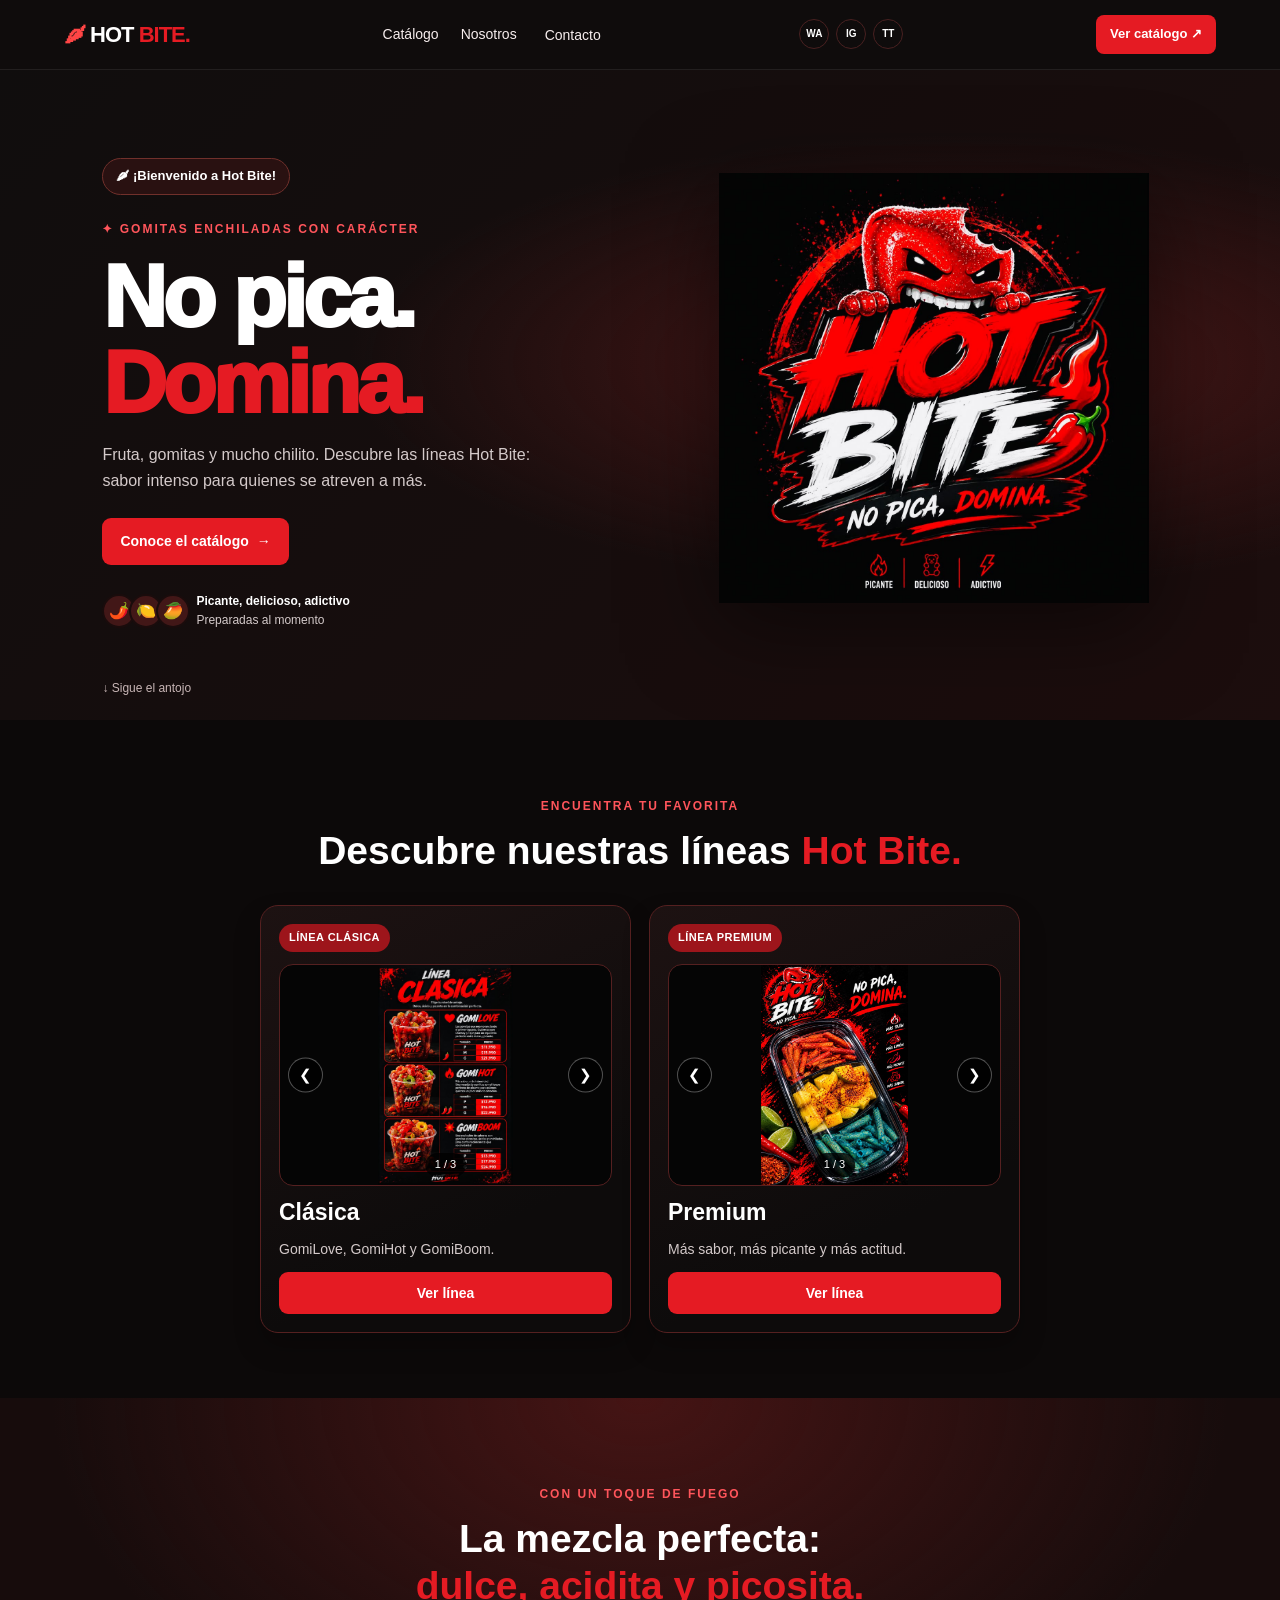
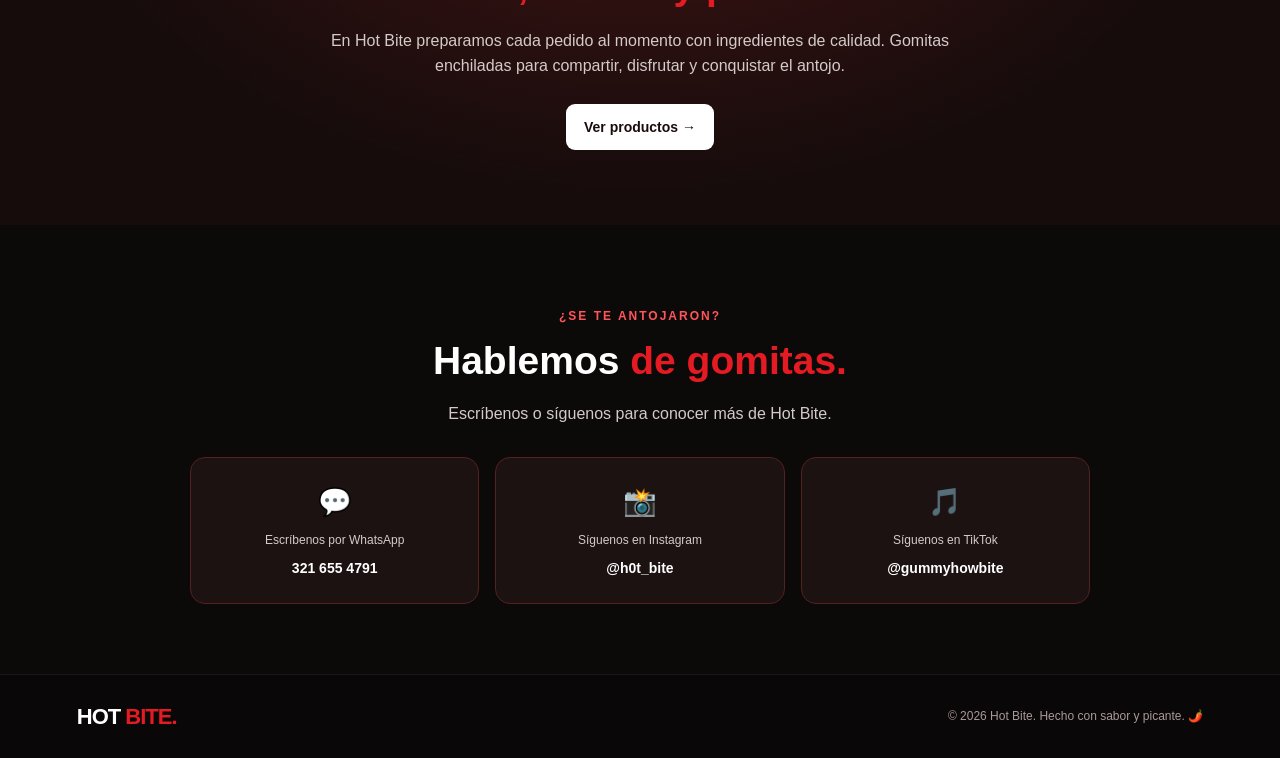
<file: index.html>
<!DOCTYPE html>
<html lang="es">
<head>
  <meta charset="UTF-8">
  <meta name="viewport" content="width=device-width, initial-scale=1.0">
  <meta name="theme-color" content="#100d0d">
  <meta name="description" content="Hot Bite: gomitas enchiladas. No pica, domina.">
  <title>HOT BITE</title>
  <link rel="icon" type="image/jpeg" href="Logo.jpeg">
  <link rel="stylesheet" href="index.css">
</head>
<body>

  <header class="site-header">
    <a class="logo" href="#inicio">
      <span class="logo-mark">🌶</span>
      HOT<span class="logo-dot"> BITE.</span>
    </a>

    <nav class="main-nav" aria-label="Navegación principal">
      <a href="catalogo.html">Catálogo</a>
      <a href="#nosotros">Nosotros</a>

      <div class="nav-contact-menu">
        <button class="nav-contact-trigger" type="button"
          aria-expanded="false" aria-controls="contact-menu">
          Contacto
        </button>

        <div class="nav-contact-panel" id="contact-menu">
          <a href="https://wa.me/573216554791" target="_blank"
            rel="noopener noreferrer">WhatsApp</a>
          <a href="https://www.instagram.com/h0t_bite?cplk=b2hoZTNoZGJyZ3Vm&utm_source=qr"
            target="_blank" rel="noopener noreferrer">Instagram</a>
          <a href="https://www.tiktok.com/@gummyhowbite?_r=1&_t=ZS-9AOQOudmq1M"
            target="_blank" rel="noopener noreferrer">TikTok</a>
        </div>
      </div>
    </nav>

    <div class="header-social">
      <a href="https://wa.me/573216554791" target="_blank"
        rel="noopener noreferrer" aria-label="WhatsApp">WA</a>
      <a href="https://www.instagram.com/h0t_bite?cplk=b2hoZTNoZGJyZ3Vm&utm_source=qr"
        target="_blank" rel="noopener noreferrer" aria-label="Instagram">IG</a>
      <a href="https://www.tiktok.com/@gummyhowbite?_r=1&_t=ZS-9AOQOudmq1M"
        target="_blank" rel="noopener noreferrer" aria-label="TikTok">TT</a>
    </div>

    <a class="header-cta" href="catalogo.html">
      Ver catálogo <span>↗</span>
    </a>
  </header>

  <main>
    <!-- PORTADA -->
    <section class="hero" id="inicio">
      <div class="hero-copy">
        <p class="welcome-badge">🌶 ¡Bienvenido a Hot Bite!</p>
        <p class="eyebrow">✦ Gomitas enchiladas con carácter</p>
        <h1>No pica.<br><span>Domina.</span></h1>

        <p class="hero-description">
          Fruta, gomitas y mucho chilito. Descubre las líneas Hot Bite:
          sabor intenso para quienes se atreven a más.
        </p>

        <a class="button button-primary" href="catalogo.html">
          Conoce el catálogo <span>→</span>
        </a>

        <div class="social-proof">
          <div class="avatar-stack"><span>🌶️</span><span>🍋</span><span>🥭</span></div>
          <p><strong>Picante, delicioso, adictivo</strong><br>Preparadas al momento</p>
        </div>
      </div>

      <div class="hero-art">
        <img src="Logo.jpeg" alt="Productos Hot Bite" fetchpriority="high">
      </div>

      <a class="scroll-note" href="#sabores">↓ Sigue el antojo</a>
    </section>

    <!-- LÍNEAS CON CARRUSELES INDEPENDIENTES -->
    <section class="flavor-section" id="sabores">
      <div class="section-heading">
        <p class="eyebrow">Encuentra tu favorita</p>
        <h2>Descubre nuestras líneas <span>Hot Bite.</span></h2>
      </div>

      <div class="mini-catalog-grid">

        <!-- CLÁSICA -->
        <article class="mini-catalog-card classic-mini">
          <div class="mini-badge">Línea clásica</div>

          <div class="mini-carousel" data-carousel="classic">
            <img class="mini-carousel-image"
              src="clasica.jpeg"
              alt="Línea clásica Hot Bite"
              loading="lazy">

            <button class="mini-arrow mini-prev" type="button"
              aria-label="Imagen anterior">❮</button>

            <button class="mini-arrow mini-next" type="button"
              aria-label="Imagen siguiente">❯</button>

            <span class="mini-counter">1 / 3</span>
          </div>

          <h3>Clásica</h3>
          <p>GomiLove, GomiHot y GomiBoom.</p>
          <a class="button button-compact" href="catalogo.html">Ver línea</a>
        </article>

        <!-- PREMIUM -->
        <article class="mini-catalog-card premium-mini">
          <div class="mini-badge">Línea premium</div>

          <div class="mini-carousel" data-carousel="premium">
            <img class="mini-carousel-image"
              src="premium1.jpeg"
              alt="Línea premium Hot Bite"
              loading="lazy">

            <button class="mini-arrow mini-prev" type="button"
              aria-label="Imagen anterior">❮</button>

            <button class="mini-arrow mini-next" type="button"
              aria-label="Imagen siguiente">❯</button>

            <span class="mini-counter">1 / 3</span>
          </div>

          <h3>Premium</h3>
          <p>Más sabor, más picante y más actitud.</p>
          <a class="button button-compact" href="catalogo.html">Ver línea</a>
        </article>

      </div>
    </section>

    <!-- NOSOTROS -->
    <section class="about-section" id="nosotros">
      <p class="eyebrow">Con un toque de fuego</p>
      <h2>La mezcla perfecta:<br>
        <span>dulce, acidita y picosita.</span>
      </h2>
      <p>
        En Hot Bite preparamos cada pedido al momento con ingredientes
        de calidad. Gomitas enchiladas para compartir, disfrutar y
        conquistar el antojo.
      </p>
      <a class="button button-light" href="catalogo.html">Ver productos →</a>
    </section>

    <!-- CONTACTO -->
    <section class="contact-section" id="contacto">
      <p class="eyebrow">¿Se te antojaron?</p>
      <h2>Hablemos <span>de gomitas.</span></h2>
      <p class="contact-intro">
        Escríbenos o síguenos para conocer más de Hot Bite.
      </p>

      <div class="contact-links">
        <a class="contact-card" href="https://wa.me/573216554791"
          target="_blank" rel="noopener noreferrer">
          <span class="contact-icon">💬</span>
          <span class="contact-label">Escríbenos por WhatsApp</span>
          <strong>321 655 4791</strong>
        </a>

        <a class="contact-card"
          href="https://www.instagram.com/h0t_bite?cplk=b2hoZTNoZGJyZ3Vm&utm_source=qr"
          target="_blank" rel="noopener noreferrer">
          <span class="contact-icon">📸</span>
          <span class="contact-label">Síguenos en Instagram</span>
          <strong>@h0t_bite</strong>
        </a>

        <a class="contact-card"
          href="https://www.tiktok.com/@gummyhowbite?_r=1&_t=ZS-9AOQOudmq1M"
          target="_blank" rel="noopener noreferrer">
          <span class="contact-icon">🎵</span>
          <span class="contact-label">Síguenos en TikTok</span>
          <strong>@gummyhowbite</strong>
        </a>
      </div>
    </section>
  </main>

  <footer class="site-footer">
    <a class="logo" href="#inicio">HOT<span class="logo-dot"> BITE.</span></a>
    <p>© 2026 Hot Bite. Hecho con sabor y picante. 🌶️</p>
  </footer>

  <script>
    // MENÚ DE CONTACTO
    const contactTrigger = document.querySelector(".nav-contact-trigger");
    const contactPanel = document.querySelector(".nav-contact-panel");
    const contactMenu = document.querySelector(".nav-contact-menu");

    if (contactTrigger && contactPanel && contactMenu) {
      contactTrigger.addEventListener("click", (event) => {
        event.stopPropagation();

        const isOpen =
          contactTrigger.getAttribute("aria-expanded") === "true";

        contactTrigger.setAttribute("aria-expanded", String(!isOpen));
        contactPanel.classList.toggle("is-open", !isOpen);
      });

      document.addEventListener("click", (event) => {
        if (!contactMenu.contains(event.target)) {
          contactTrigger.setAttribute("aria-expanded", "false");
          contactPanel.classList.remove("is-open");
        }
      });
    }

    // IMÁGENES DE CADA LÍNEA
    // Cambia los nombres si tus archivos se llaman diferente.
    const lineImages = {
      clasica: [
        clasica.jpeg,
        clasica2.jpeg,
        clasica3.jpeg
      ],
      
premium: [
  premium1.jpeg,
  premium2.jpeg,
  premium3.jpeg,
  premium4.jpeg,
  premium5.jpeg,
  premium6.jpeg,
  premium7.jpeg,
  premium8.jpeg
]

    };

    // CADA CARRUSEL FUNCIONA POR SEPARADO
    document.querySelectorAll("[data-carousel]").forEach((carousel) => {
      const type = carousel.dataset.carousel;
      const images = lineImages[type];
      const image = carousel.querySelector(".mini-carousel-image");
      const counter = carousel.querySelector(".mini-counter");
      const previous = carousel.querySelector(".mini-prev");
      const next = carousel.querySelector(".mini-next");

      let index = 0;

      function showImage(newIndex) {
        index = (newIndex + images.length) % images.length;
        image.src = images[index];
        counter.textContent = `${index + 1} / ${images.length}`;
      }

      previous.addEventListener("click", () => showImage(index - 1));
      next.addEventListener("click", () => showImage(index + 1));

      showImage(0);
    });
  </script>

</body>
</html>
</file>
<file: index.css>
:root {
  --bg: #100d0d;
  --panel: #1d1212;
  --red: #e51b23;
  --red-dark: #9d151b;
  --text: #ffffff;
  --muted: #d4caca;
  --border: #552020;
}

* {
  box-sizing: border-box;
}

html {
  scroll-behavior: smooth;
  scroll-padding-top: 90px;
}

body {
  margin: 0;
  background: var(--bg);
  color: var(--text);
  font-family: Arial, Helvetica, sans-serif;
  line-height: 1.6;
}

img {
  max-width: 100%;
}

a {
  color: inherit;
}

button {
  font: inherit;
}

.eyebrow {
  color: #ff555b;
  font-size: 12px;
  font-weight: 800;
  letter-spacing: 2px;
  text-transform: uppercase;
}

/* ENCABEZADO */
.site-header {
  position: sticky;
  top: 0;
  z-index: 20;
  display: flex;
  align-items: center;
  justify-content: space-between;
  gap: 22px;
  padding: 15px 5%;
  border-bottom: 1px solid rgba(255, 255, 255, 0.08);
  background: rgba(16, 13, 13, 0.96);
  backdrop-filter: blur(14px);
}

.logo {
  flex-shrink: 0;
  color: #fff;
  font-size: 22px;
  font-weight: 900;
  text-decoration: none;
  letter-spacing: -1px;
}

.logo-mark {
  color: #ff4545;
}

.logo-dot {
  color: var(--red);
}

.main-nav {
  display: flex;
  align-items: center;
  gap: 22px;
}

.main-nav > a,
.nav-contact-trigger {
  border: 0;
  background: transparent;
  color: #f7eeee;
  font-size: 14px;
  text-decoration: none;
  cursor: pointer;
}

.main-nav > a:hover,
.nav-contact-trigger:hover {
  color: #ff555b;
}

.nav-contact-menu {
  position: relative;
}

.nav-contact-panel {
  position: absolute;
  top: calc(100% + 14px);
  left: 0;
  display: none;
  min-width: 145px;
  padding: 8px;
  border: 1px solid var(--border);
  border-radius: 12px;
  background: #1b1111;
  box-shadow: 0 12px 30px #0008;
}

.nav-contact-panel.is-open {
  display: grid;
}

.nav-contact-panel a {
  padding: 8px 10px;
  border-radius: 7px;
  color: white;
  font-size: 13px;
  text-decoration: none;
}

.nav-contact-panel a:hover {
  background: #361515;
}

.header-social {
  display: flex;
  align-items: center;
  gap: 7px;
}

.header-social a {
  display: grid;
  width: 30px;
  height: 30px;
  place-items: center;
  border: 1px solid #482020;
  border-radius: 50%;
  color: white;
  font-size: 10px;
  font-weight: 800;
  text-decoration: none;
}

.header-social a:hover {
  background: var(--red);
}

.header-cta {
  padding: 9px 14px;
  border-radius: 8px;
  background: var(--red);
  color: white;
  font-size: 13px;
  font-weight: 800;
  text-decoration: none;
  white-space: nowrap;
}

.header-cta:hover,
.button-primary:hover {
  background: #b90e17;
}

/* BOTONES */
.button {
  display: inline-flex;
  align-items: center;
  justify-content: center;
  gap: 8px;
  padding: 12px 18px;
  border: 0;
  border-radius: 9px;
  font-size: 14px;
  font-weight: 800;
  text-align: center;
  text-decoration: none;
  transition: background 0.2s, transform 0.2s;
}

.button:hover {
  transform: translateY(-2px);
}

.button-primary {
  background: var(--red);
  color: white;
}

.button-light {
  background: white;
  color: #190c0c;
}

.button-compact {
  width: 100%;
  padding: 10px 12px;
  background: var(--red);
  color: white;
}

.button-compact:hover {
  background: #b90e17;
}

/* PORTADA */
.hero {
  position: relative;
  display: grid;
  grid-template-columns: 1fr 0.9fr;
  align-items: center;
  gap: 45px;
  min-height: 540px;
  padding: 75px 8% 90px;
  overflow: hidden;
  background:
    radial-gradient(ellipse at 75% 45%, #4b1717 0, transparent 45%),
    linear-gradient(135deg, #100d0d, #1c0d0d);
}

.hero-copy {
  max-width: 570px;
}

.welcome-badge {
  display: inline-block;
  padding: 7px 13px;
  border: 1px solid #71302b;
  border-radius: 30px;
  background: #291111;
  color: #fff;
  font-size: 13px;
  font-weight: 700;
}

.hero h1 {
  margin: 15px 0;
  font-size: clamp(52px, 7vw, 88px);
  font-weight: 950;
  line-height: 0.98;
  letter-spacing: -4px;
}

.hero h1 span {
  color: var(--red);
}

.hero-description {
  max-width: 470px;
  margin-bottom: 25px;
  color: var(--muted);
  font-size: 16px;
}

.social-proof {
  display: flex;
  align-items: center;
  gap: 13px;
  margin-top: 27px;
}

.social-proof p {
  margin: 0;
  color: var(--muted);
  font-size: 12px;
}

.social-proof strong {
  color: white;
}

.avatar-stack {
  display: flex;
}

.avatar-stack span {
  display: grid;
  width: 34px;
  height: 34px;
  margin-right: -7px;
  place-items: center;
  border: 2px solid #1a0c0c;
  border-radius: 50%;
  background: #421717;
}

.hero-art {
  display: flex;
  align-items: center;
  justify-content: center;
}

.hero-art img {
  display: block;
  width: min(100%, 440px);
  max-height: 430px;
  object-fit: contain;
  filter: drop-shadow(0 20px 45px #0008);
}

.scroll-note {
  position: absolute;
  bottom: 22px;
  left: 8%;
  color: #c8b6b6;
  font-size: 12px;
  text-decoration: none;
}

/* TÍTULOS DE SECCIÓN */
.section-heading {
  margin-bottom: 30px;
  text-align: center;
}

.section-heading h2,
.contact-section h2,
.about-section h2 {
  margin: 8px 0 0;
  font-size: clamp(27px, 4vw, 39px);
  line-height: 1.2;
}

.section-heading h2 span,
.about-section h2 span,
.contact-section h2 span {
  color: var(--red);
}

/* LÍNEAS CLÁSICA Y PREMIUM */
.flavor-section {
  padding: 65px 20px;
  background: #0c0909;
}

.mini-catalog-grid {
  display: grid;
  grid-template-columns: repeat(2, minmax(0, 1fr));
  gap: 18px;
  width: min(760px, 100%);
  margin: 0 auto;
}

.mini-catalog-card {
  display: flex;
  min-width: 0;
  flex-direction: column;
  align-items: stretch;
  gap: 12px;
  padding: 18px;
  border: 1px solid var(--border);
  border-radius: 18px;
  background: linear-gradient(155deg, #1d1212, #0d0b0b 72%);
  box-shadow: 0 14px 26px rgba(0, 0, 0, 0.25);
}

.mini-badge {
  align-self: flex-start;
  padding: 5px 10px;
  border-radius: 20px;
  background: var(--red-dark);
  color: white;
  font-size: 11px;
  font-weight: 800;
  letter-spacing: 0.5px;
  text-transform: uppercase;
}

/* CARRUSEL */
.mini-carousel {
  position: relative;
  width: 100%;
  overflow: hidden;
  border: 1px solid var(--border);
  border-radius: 14px;
  background: #050505;
}

.mini-carousel-image {
  display: block;
  width: 100%;
  height: 220px;
  object-fit: contain;
}

.mini-arrow {
  position: absolute;
  top: 50%;
  z-index: 2;
  display: flex;
  align-items: center;
  justify-content: center;
  width: 35px;
  height: 35px;
  padding: 0;
  transform: translateY(-50%);
  border: 1px solid #ffffff50;
  border-radius: 50%;
  background: #000b;
  color: white;
  font-size: 15px;
  cursor: pointer;
  transition: background 0.2s, transform 0.2s;
}

.mini-arrow:hover {
  transform: translateY(-50%) scale(1.08);
  background: var(--red);
}

.mini-prev {
  left: 8px;
}

.mini-next {
  right: 8px;
}

.mini-counter {
  position: absolute;
  bottom: 8px;
  left: 50%;
  padding: 3px 10px;
  transform: translateX(-50%);
  border-radius: 20px;
  background: #000c;
  color: white;
  font-size: 11px;
}

.mini-catalog-card h3 {
  margin: 0;
  color: white;
  font-size: 23px;
  line-height: 1.25;
}

.mini-catalog-card p {
  flex: 1;
  margin: 0;
  color: var(--muted);
  font-size: 14px;
  line-height: 1.5;
}

/* NOSOTROS */
.about-section {
  position: relative;
  padding: 75px 22px;
  background:
    radial-gradient(ellipse at 50% 0, #451414, transparent 65%),
    #170c0c;
  text-align: center;
}

.about-section h2 {
  margin-bottom: 18px;
}

.about-section > p:not(.eyebrow) {
  max-width: 650px;
  margin: 0 auto 25px;
  color: var(--muted);
}

/* CONTACTO */
.contact-section {
  padding: 70px 20px;
  background: #0c0909;
  text-align: center;
}

.contact-intro {
  color: var(--muted);
}

.contact-links {
  display: grid;
  grid-template-columns: repeat(3, minmax(0, 1fr));
  gap: 16px;
  width: min(900px, 100%);
  margin: 30px auto 0;
}

.contact-card {
  display: flex;
  flex-direction: column;
  align-items: center;
  gap: 7px;
  padding: 23px 14px;
  border: 1px solid var(--border);
  border-radius: 15px;
  background: var(--panel);
  text-decoration: none;
  transition: transform 0.2s, border-color 0.2s;
}

.contact-card:hover {
  transform: translateY(-4px);
  border-color: var(--red);
}

.contact-icon {
  font-size: 27px;
}

.contact-label {
  color: var(--muted);
  font-size: 12px;
}

.contact-card strong {
  overflow-wrap: anywhere;
  font-size: 14px;
}

/* PIE DE PÁGINA */
.site-footer {
  display: flex;
  align-items: center;
  justify-content: space-between;
  gap: 15px;
  padding: 20px 6%;
  border-top: 1px solid #ffffff12;
  background: #090707;
}

.site-footer p {
  color: #aa9999;
  font-size: 12px;
}

/* TABLET Y CELULAR */
@media (max-width: 760px) {
  .site-header {
    flex-wrap: wrap;
    gap: 12px;
    padding: 12px 4%;
  }

  .logo {
    font-size: 20px;
  }

  .main-nav {
    order: 3;
    justify-content: center;
    width: 100%;
    gap: 22px;
  }

  .header-social {
    margin-left: auto;
  }

  .header-cta {
    padding: 8px 10px;
    font-size: 12px;
  }

  .hero {
    grid-template-columns: 1fr;
    gap: 25px;
    padding: 45px 7% 75px;
    text-align: center;
  }

  .hero-copy {
    margin: 0 auto;
  }

  .hero h1 {
    font-size: clamp(50px, 13vw, 75px);
    letter-spacing: -2px;
  }

  .hero-description {
    margin-right: auto;
    margin-left: auto;
  }

  .social-proof {
    justify-content: center;
  }

  .hero-art img {
    width: min(75%, 330px);
    max-height: 300px;
  }

  .scroll-note {
    left: 50%;
    transform: translateX(-50%);
    white-space: nowrap;
  }

  .flavor-section {
    padding: 45px 12px;
  }

  .mini-catalog-grid {
    grid-template-columns: repeat(2, minmax(0, 1fr));
    gap: 10px;
  }

  .mini-catalog-card {
    gap: 10px;
    padding: 9px;
    border-radius: 13px;
  }

  .mini-badge {
    padding: 5px 7px;
    font-size: 9px;
  }

  .mini-carousel-image {
    height: 150px;
  }

  .mini-arrow {
    width: 28px;
    height: 28px;
    font-size: 12px;
  }

  .mini-prev {
    left: 4px;
  }

  .mini-next {
    right: 4px;
  }

  .mini-catalog-card h3 {
    font-size: 18px;
  }

  .mini-catalog-card p {
    font-size: 12px;
    line-height: 1.4;
  }

  .mini-catalog-card .button {
    padding: 9px 4px;
    font-size: 12px;
  }

  .contact-links {
    grid-template-columns: 1fr;
    max-width: 420px;
  }

  .site-footer {
    flex-direction: column;
    text-align: center;
  }
}

@media (max-width: 360px) {
  .header-social {
    display: none;
  }

  .mini-catalog-grid {
    gap: 7px;
  }

  .mini-catalog-card {
    padding: 7px;
  }

  .mini-carousel-image {
    height: 120px;
  }

  .mini-catalog-card h3 {
    font-size: 16px;
  }

  .mini-catalog-card p {
    font-size: 11px;
  }
}
</file>
